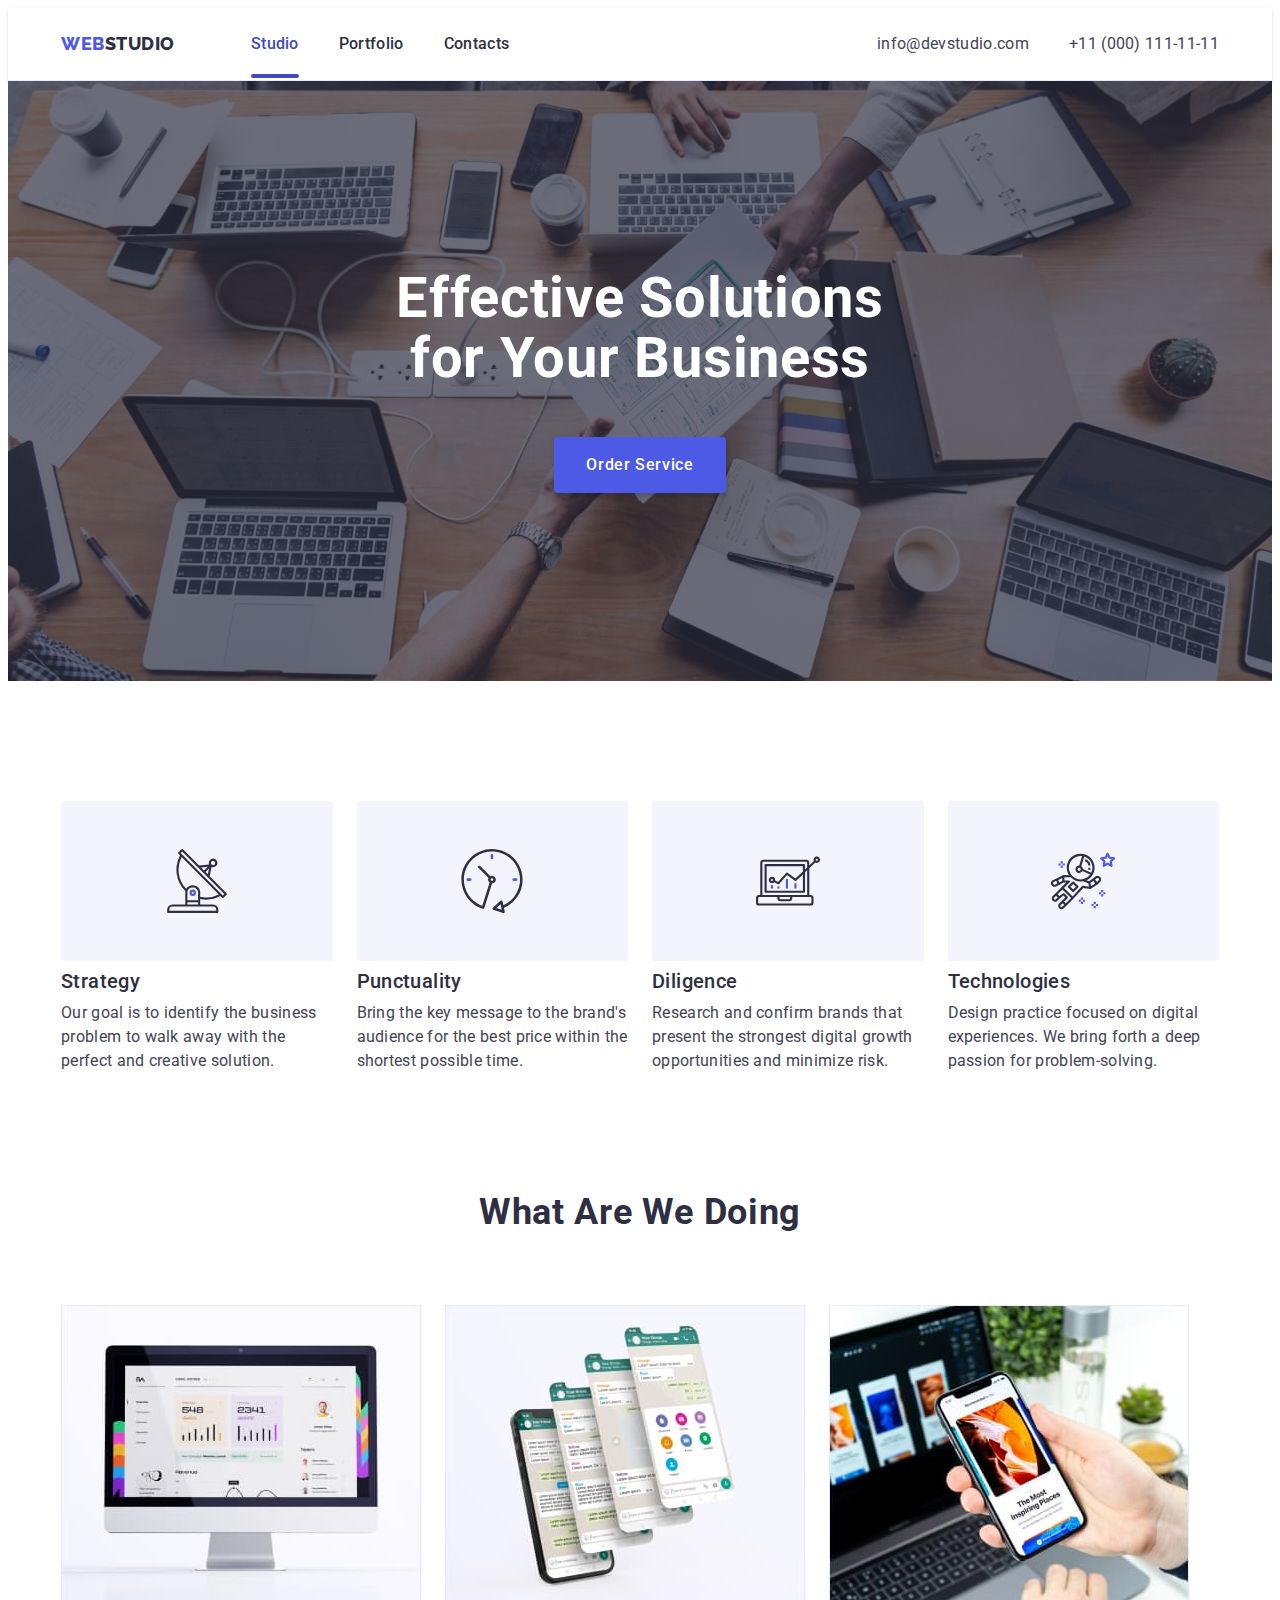
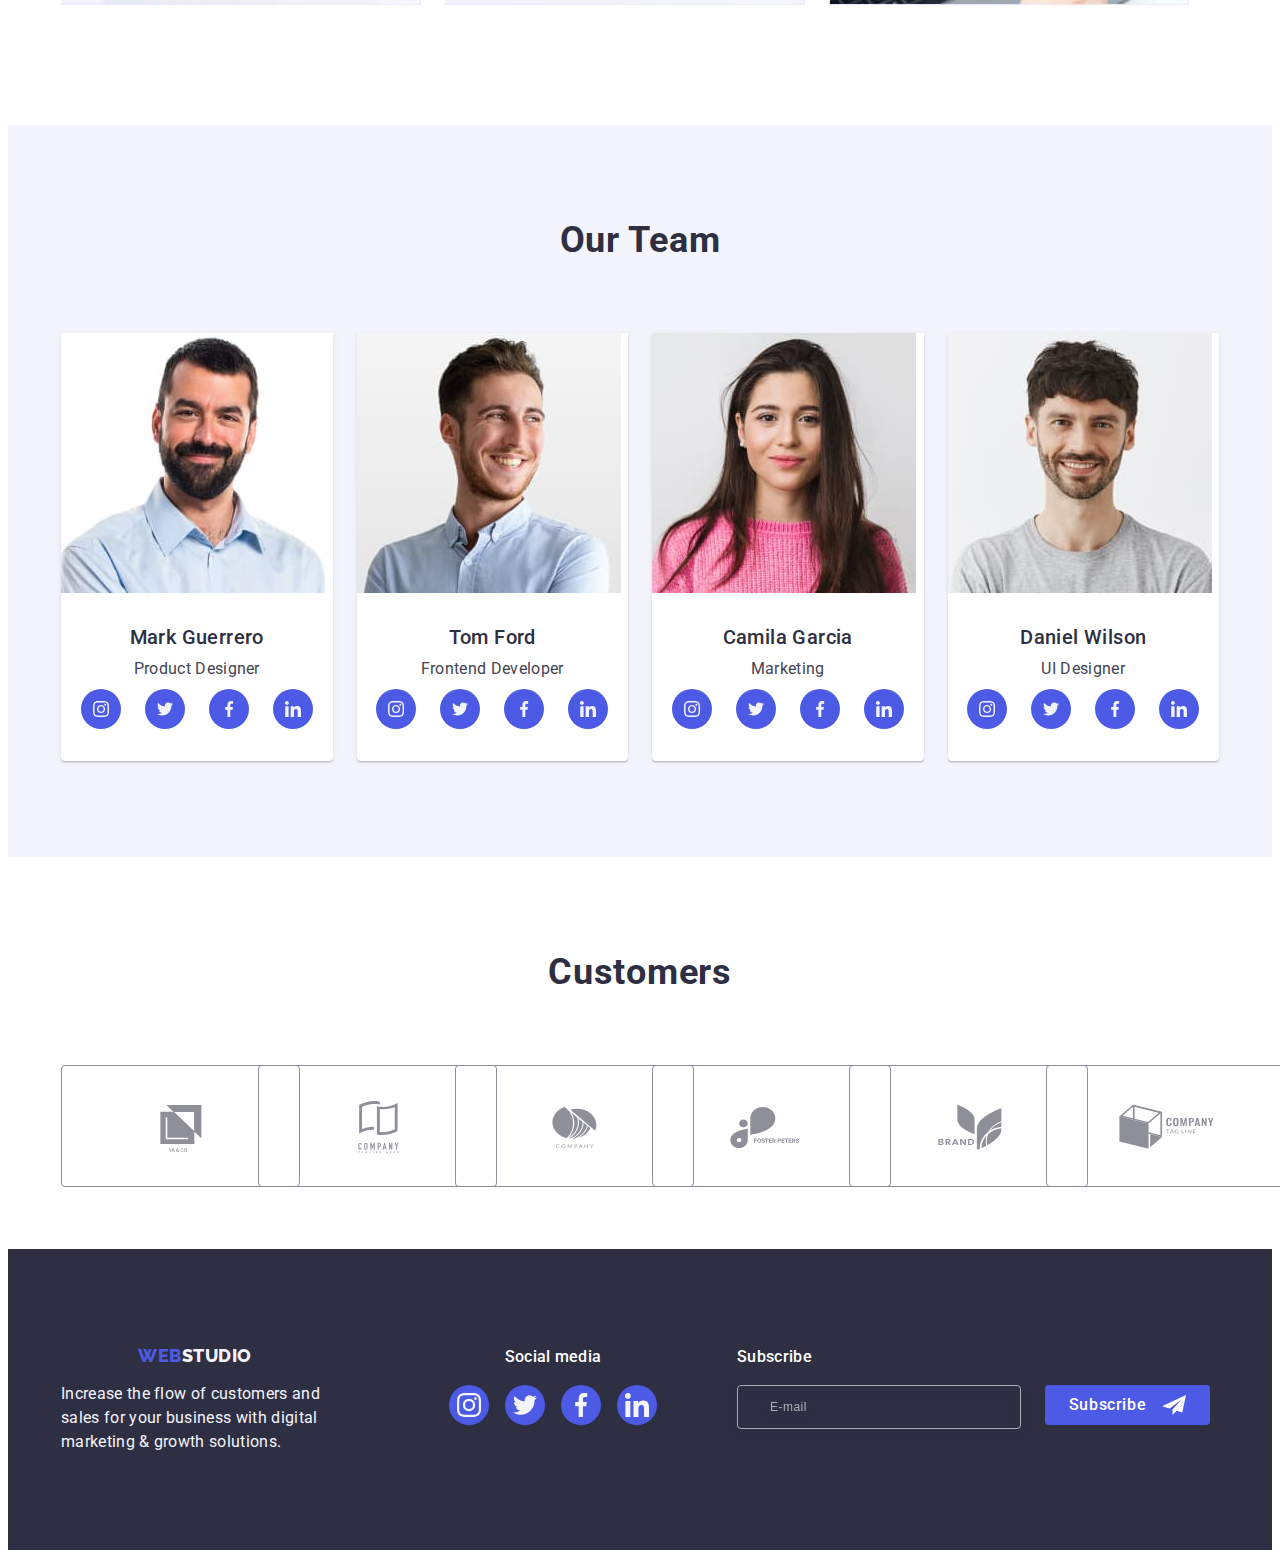
<file: index.html>
<!DOCTYPE html>
<html lang="en">
  <head>
    <meta charset="UTF-8" />
    <meta name="viewport" content="width=device-width, initial-scale=1.0" />
    <link rel="preconnect" href="https://fonts.googleapis.com" />
    <link rel="preconnect" href="https://fonts.gstatic.com" crossorigin />
    <link
      href="https://fonts.googleapis.com/css2?family=Raleway:wght@800&family=Roboto:wght@400;500;700;900&display=swap"
      rel="stylesheet"
    />
    <link
      rel="stylesheet"
      href="https://cdnjs.cloudflare.com/ajax/libs/modern-normalize/2.0.0/modern-normalize.min.css"
      integrity="sha512-4xo8blKMVCiXpTaLzQSLSw3KFOVPWhm/TRtuPVc4WG6kUgjH6J03IBuG7JZPkcWMxJ5huwaBpOpnwYElP/m6wg=="
      crossorigin="anonymous"
      referrerpolicy="no-referrer"
    />
    <link rel="stylesheet" href="./css/main.css" />
    <title>Web Studio</title>
  </head>
  <body>
    <header class="header">
      <div class="container header-container">
        <nav class="header-navigation">
          <a href="./index.html" class="header-logo link"
            >Web<span class="logo-header">Studio</span></a
          >
          <ul class="list header-list">
            <li>
              <a href="./index.html" class="nav-link current link">Studio</a>
            </li>
            <li>
              <a href="./portfolio.html" class="nav-link link">Portfolio</a>
            </li>
            <li><a href="" class="nav-link link">Contacts</a></li>
          </ul>
          <button type="button" class="mob-menu-open js-open-menu">
            <svg width="33" height="22" class="nav-icon">
              <use href="./images/icons.svg#icon-menu-hamburger"></use>
            </svg>
          </button>
        </nav>
        <address class="contacts">
          <ul class="list header-list address-list">
            <li>
              <a href="mailto:info@devstudio.com" class="contacts-item link"
                >info@devstudio.com</a
              >
            </li>
            <li>
              <a href="tel:+110001111111" class="contacts-item link"
                >+11 (000) 111-11-11</a
              >
            </li>
          </ul>
        </address>
      </div>
      <div class="mob-menu js-menu-container">
        <div class="nav-container">
          <button type="button" class="mob-menu-close js-close-menu">
            <svg width="8" height="8" class="modal-icon">
              <use href="./images/icons.svg#icon-close-black"></use>
            </svg>
          </button>
          <ul class="list mob-nav-list">
            <li>
              <a href="./index.html" class="mob-nav-link mob-current link"
                >Studio</a
              >
            </li>
            <li>
              <a href="./portfolio.html" class="mob-nav-link link">Portfolio</a>
            </li>
            <li><a href="" class="mob-nav-link link">Contacts</a></li>
          </ul>
        </div>
        <div class="nav-container">
          <address class="mob-address">
            <ul class="list mob-contacts-list">
              <li>
                <a href="tel:+110001111111" class="mob-tel link"
                  >+11 (000) 111-11-11</a
                >
              </li>
              <li>
                <a href="mailto:info@devstudio.com" class="mob-email link"
                  >info@devstudio.com</a
                >
              </li>
            </ul>
          </address>
          <ul class="list mob-social-list">
            <li class="mob-social-item">
              <a href="@" class="mob-social-link">
                <svg width="24" height="24" class="mob-icon">
                  <use href="./images/icons.svg#icon-instagram"></use>
                </svg>
              </a>
            </li>
            <li class="mob-social-item">
              <a href="@" class="mob-social-link">
                <svg width="24" height="24" class="mob-icon">
                  <use href="./images/icons.svg#icon-twitter"></use>
                </svg>
              </a>
            </li>
            <li class="mob-social-item">
              <a href="@" class="mob-social-link">
                <svg width="24" height="24" class="mob-icon">
                  <use href="./images/icons.svg#icon-facebook"></use>
                </svg>
              </a>
            </li>
            <li class="mob-social-item">
              <a href="@" class="mob-social-link">
                <svg width="24" height="24" class="mob-icon">
                  <use href="./images/icons.svg#icon-linkedin"></use>
                </svg>
              </a>
            </li>
          </ul>
        </div>
      </div>
    </header>
    <main>
      <section class="hero-section">
        <div class="container hero-container">
          <h1 class="hero-title">Effective Solutions for Your Business</h1>
          <button type="button" class="hero-button" data-modal-open>
            Order Service
          </button>
        </div>
      </section>
      <section class="strategy">
        <div class="container strategy-container">
          <h2 class="visually-hidden">Features</h2>
          <ul class="list strategy-list">
            <li class="strategy-list-item">
              <div class="strategy-icon">
                <svg width="64" height="64">
                  <use href="./images/icons.svg#icon-antenna"></use>
                </svg>
              </div>
              <h3 class="strategy-title">Strategy</h3>
              <p class="strategy-text">
                Our goal is to identify the business problem to walk away with
                the perfect and creative solution.
              </p>
            </li>
            <li class="strategy-list-item">
              <div class="strategy-icon">
                <svg width="64" height="64">
                  <use href="./images/icons.svg#icon-clock"></use>
                </svg>
              </div>
              <h3 class="strategy-title">Punctuality</h3>
              <p class="strategy-text">
                Bring the key message to the brand's audience for the best price
                within the shortest possible time.
              </p>
            </li>
            <li class="strategy-list-item">
              <div class="strategy-icon">
                <svg width="64" height="64">
                  <use href="./images/icons.svg#icon-diagram"></use>
                </svg>
              </div>
              <h3 class="strategy-title">Diligence</h3>
              <p class="strategy-text">
                Research and confirm brands that present the strongest digital
                growth opportunities and minimize risk.
              </p>
            </li>
            <li class="strategy-list-item">
              <div class="strategy-icon">
                <svg width="64" height="64">
                  <use href="./images/icons.svg#icon-astronaut"></use>
                </svg>
              </div>
              <h3 class="strategy-title">Technologies</h3>
              <p class="strategy-text">
                Design practice focused on digital experiences. We bring forth a
                deep passion for problem-solving.
              </p>
            </li>
          </ul>
        </div>
      </section>
      <section class="foto-section">
        <div class="container foto-container">
          <h2 class="title-foto-section">What are we doing</h2>
          <ul class="list foto-list">
            <li class="foto-list-item">
              <img
                srcset="
                  ./images/rectangle-1.jpg       1x,
                  ./images/2x/rectangle-1-2x.jpg 2x
                "
                src="./images/rectangle-1.jpg"
                alt="And mac on a white background"
                width="360"
                height="300"
              />
            </li>
            <li class="foto-list-item">
              <img
                srcset="
                  ./images/rectangle-2.jpg       1x,
                  ./images/2x/rectangle-2-2x.jpg 2x
                "
                src="./images/rectangle-2.jpg"
                alt="WhatsApp is open on iPhone"
                width="360"
                height="300"
              />
            </li>
            <li class="foto-list-item">
              <img
                srcset="
                  ./images/rectangle-3.jpg       1x,
                  ./images/2x/rectangle-3-2x.jpg 2x
                "
                src="./images/rectangle-3.jpg"
                alt="iPhone in the background of a MacBook"
                width="360"
                height="300"
              />
            </li>
          </ul>
        </div>
      </section>
      <section class="team-section">
        <div class="container team-container">
          <h2 class="team-section-title">Our team</h2>
          <ul class="team-list list">
            <li class="team-list-item">
              <img
                srcset="
                  ./images/team-img-1.jpg       1x,
                  ./images/2x/team-img-1-2x.jpg 2x
                "
                src="./images/team-img-1.jpg"
                alt="Mark photo"
                width="264"
                height="260"
              />
              <div class="team-info">
                <h3 class="team-section-subtitle">Mark Guerrero</h3>
                <p class="team-section-text">Product Designer</p>
                <ul class="list team-social-list">
                  <li class="social-list-item">
                    <a href="@" class="social-list-link">
                      <svg width="16" height="16" class="svg-icon">
                        <use href="./images/icons.svg#icon-instagram"></use>
                      </svg>
                    </a>
                  </li>
                  <li class="social-list-item">
                    <a href="@" class="social-list-link">
                      <svg width="16" height="16" class="svg-icon">
                        <use href="./images/icons.svg#icon-twitter"></use>
                      </svg>
                    </a>
                  </li>
                  <li class="social-list-item">
                    <a href="@" class="social-list-link">
                      <svg width="16" height="16" class="svg-icon">
                        <use href="./images/icons.svg#icon-facebook"></use>
                      </svg>
                    </a>
                  </li>
                  <li class="social-list-item">
                    <a href="@" class="social-list-link">
                      <svg width="16" height="16" class="svg-icon">
                        <use href="./images/icons.svg#icon-linkedin"></use>
                      </svg>
                    </a>
                  </li>
                </ul>
              </div>
            </li>
            <li class="team-list-item">
              <img
                srcset="
                  ./images/team-img-2.jpg       1x,
                  ./images/2x/team-img-2-2x.jpg 2x
                "
                src="./images/team-img-2.jpg"
                alt="Tom photo"
                width="264"
                height="260"
              />
              <div class="team-info">
                <h3 class="team-section-subtitle">Tom Ford</h3>
                <p class="team-section-text">Frontend Developer</p>
                <ul class="list team-social-list">
                  <li class="social-list-item">
                    <a href="@" class="social-list-link">
                      <svg width="16" height="16" class="svg-icon">
                        <use href="./images/icons.svg#icon-instagram"></use>
                      </svg>
                    </a>
                  </li>
                  <li class="social-list-item">
                    <a href="@" class="social-list-link">
                      <svg width="16" height="16" class="svg-icon">
                        <use href="./images/icons.svg#icon-twitter"></use>
                      </svg>
                    </a>
                  </li>
                  <li class="social-list-item">
                    <a href="@" class="social-list-link">
                      <svg width="16" height="16" class="svg-icon">
                        <use href="./images/icons.svg#icon-facebook"></use>
                      </svg>
                    </a>
                  </li>
                  <li class="social-list-item">
                    <a href="@" class="social-list-link">
                      <svg width="16" height="16" class="svg-icon">
                        <use href="./images/icons.svg#icon-linkedin"></use>
                      </svg>
                    </a>
                  </li>
                </ul>
              </div>
            </li>
            <li class="team-list-item">
              <img
                srcset="
                  ./images/team-img-3.jpg       1x,
                  ./images/2x/team-img-3-2x.jpg 2x
                "
                src="./images/team-img-3.jpg"
                alt="Camila photo"
                width="264"
                height="260"
              />
              <div class="team-info">
                <h3 class="team-section-subtitle">Camila Garcia</h3>
                <p class="team-section-text">Marketing</p>
                <ul class="list team-social-list">
                  <li class="social-list-item">
                    <a href="@" class="social-list-link">
                      <svg width="16" height="16" class="svg-icon">
                        <use href="./images/icons.svg#icon-instagram"></use>
                      </svg>
                    </a>
                  </li>
                  <li class="social-list-item">
                    <a href="@" class="social-list-link">
                      <svg width="16" height="16" class="svg-icon">
                        <use href="./images/icons.svg#icon-twitter"></use>
                      </svg>
                    </a>
                  </li>
                  <li class="social-list-item">
                    <a href="@" class="social-list-link">
                      <svg width="16" height="16" class="svg-icon">
                        <use href="./images/icons.svg#icon-facebook"></use>
                      </svg>
                    </a>
                  </li>
                  <li class="social-list-item">
                    <a href="@" class="social-list-link">
                      <svg width="16" height="16" class="svg-icon">
                        <use href="./images/icons.svg#icon-linkedin"></use>
                      </svg>
                    </a>
                  </li>
                </ul>
              </div>
            </li>
            <li class="team-list-item">
              <img
                srcset="
                  ./images/team-img-4.jpg       1x,
                  ./images/2x/team-img-4-2x.jpg 2x
                "
                src="./images/team-img-4.jpg"
                alt="Daniel photo"
                width="264"
                height="260"
              />
              <div class="team-info">
                <h3 class="team-section-subtitle">Daniel Wilson</h3>
                <p class="team-section-text">UI Designer</p>
                <ul class="list team-social-list">
                  <li class="social-list-item">
                    <a href="@" class="social-list-link">
                      <svg width="16" height="16" class="svg-icon">
                        <use href="./images/icons.svg#icon-instagram"></use>
                      </svg>
                    </a>
                  </li>
                  <li class="social-list-item">
                    <a href="@" class="social-list-link">
                      <svg width="16" height="16" class="svg-icon">
                        <use href="./images/icons.svg#icon-twitter"></use>
                      </svg>
                    </a>
                  </li>
                  <li class="social-list-item">
                    <a href="@" class="social-list-link">
                      <svg width="16" height="16" class="svg-icon">
                        <use href="./images/icons.svg#icon-facebook"></use>
                      </svg>
                    </a>
                  </li>
                  <li class="social-list-item">
                    <a href="@" class="social-list-link">
                      <svg width="16" height="16" class="svg-icon">
                        <use href="./images/icons.svg#icon-linkedin"></use>
                      </svg>
                    </a>
                  </li>
                </ul>
              </div>
            </li>
          </ul>
        </div>
      </section>
      <section class="section-customers">
        <div class="container customers-container">
          <h2 class="customers-title">Customers</h2>
          <ul class="list customers-list">
            <li class="customers-list-item">
              <a href="@" class="customers-link">
                <svg width="104" height="56" class="customers-icon">
                  <use href="./images/icons.svg#icon-logo-ya-co"></use>
                </svg>
              </a>
            </li>
            <li class="customers-list-item">
              <a href="@" class="customers-link">
                <svg width="104" height="56" class="customers-icon">
                  <use href="./images/icons.svg#icon-logo-taglin-here"></use>
                </svg>
              </a>
            </li>
            <li class="customers-list-item">
              <a href="@" class="customers-link">
                <svg width="104" height="56" class="customers-icon">
                  <use href="./images/icons.svg#icon-logo-company"></use>
                </svg>
              </a>
            </li>
            <li class="customers-list-item">
              <a href="@" class="customers-link">
                <svg width="104" height="56" class="customers-icon">
                  <use href="./images/icons.svg#icon-logo-foster-peters"></use>
                </svg>
              </a>
            </li>
            <li class="customers-list-item">
              <a href="@" class="customers-link">
                <svg width="104" height="56" class="customers-icon">
                  <use href="./images/icons.svg#icon-logo-brand"></use>
                </svg>
              </a>
            </li>
            <li class="customers-list-item">
              <a href="@" class="customers-link">
                <svg width="104" height="56" class="customers-icon">
                  <use href="./images/icons.svg#icon-logo-tag-line"></use>
                </svg>
              </a>
            </li>
          </ul>
        </div>
      </section>
    </main>
    <footer class="footer">
      <div class="container footer-container">
        <div class="footer-text-container">
          <a href="./index.html" class="footer-logo link"
            >Web<span class="logo-white">Studio</span></a
          >
          <p class="footer-text">
            Increase the flow of customers and sales for your business with
            digital marketing & growth solutions.
          </p>
        </div>
        <div class="social-container">
          <p class="social-title">Social media</p>
          <ul class="list social-list">
            <li class="footer-social-item">
              <a href="@" class="social-link">
                <svg width="24" height="24" class="footer-icon">
                  <use href="./images/icons.svg#icon-instagram"></use>
                </svg>
              </a>
            </li>
            <li class="footer-social-item">
              <a href="@" class="social-link">
                <svg width="24" height="24" class="footer-icon">
                  <use href="./images/icons.svg#icon-twitter"></use>
                </svg>
              </a>
            </li>
            <li class="footer-social-item">
              <a href="@" class="social-link">
                <svg width="24" height="24" class="footer-icon">
                  <use href="./images/icons.svg#icon-facebook"></use>
                </svg>
              </a>
            </li>
            <li class="footer-social-item">
              <a href="@" class="social-link">
                <svg width="24" height="24" class="footer-icon">
                  <use href="./images/icons.svg#icon-linkedin"></use>
                </svg>
              </a>
            </li>
          </ul>
        </div>
        <div class="subscribe-container">
          <p class="subscribe-title">Subscribe</p>
          <form class="footer-form">
            <label class="footer-label">
              <input
                type="email"
                name="email-input"
                class="email-input"
                placeholder="E-mail"
              />
            </label>
            <button type="submit" class="subscribe-btn">
              Subscribe
              <svg width="24" height="24" class="subscribe-icon">
                <use href="./images/icons.svg#icon-telegram"></use>
              </svg>
            </button>
          </form>
        </div>
      </div>
    </footer>
    <div class="overlay is-hidden" data-modal>
      <div class="modal">
        <button type="button" class="modal-close-btn" data-modal-close>
          <svg width="8" height="8" class="modal-icon">
            <use href="./images/icons.svg#icon-close-black"></use>
          </svg>
        </button>
        <p class="modal-title">Leave your contacts and we will call you back</p>
        <form class="modal-form">
          <div class="modal-field">
            <label class="modal-label" for="user-name">Name</label>
            <div class="modal-warp">
              <input
                type="text"
                class="modal-input"
                name="user-name"
                id="user-name"
              />
              <svg class="modal-input-icon" width="18" height="24">
                <use href="./images/icons.svg#icon-modal-name"></use>
              </svg>
            </div>
          </div>

          <div class="modal-field">
            <label class="modal-label" for="user-phone">Phone</label>
            <div class="modal-warp">
              <input
                type="tel"
                class="modal-input"
                name="user-phone"
                id="user-phone"
              />
              <svg class="modal-input-icon" width="18" height="24">
                <use href="./images/icons.svg#icon-modal-tel"></use>
              </svg>
            </div>
          </div>

          <div class="modal-field">
            <label class="modal-label" for="user-email">Email</label>
            <div class="modal-warp">
              <input
                type="email"
                class="modal-input"
                name="user-email"
                id="user-email"
              />
              <svg class="modal-input-icon" width="18" height="24">
                <use href="./images/icons.svg#icon-modal-email"></use>
              </svg>
            </div>
          </div>

          <div class="modal-field textarea-field">
            <label class="modal-label" for="user-comment">Comment</label>
            <textarea
              name="user-comment"
              id="user-comment"
              class="modal-textarea"
              placeholder="Text input"
            ></textarea>
          </div>
          <div class="modal-field modal-field-check">
            <input
              type="checkbox"
              name="user-privacy"
              id="user-privacy"
              class="modal-check visually-hidden"
              value="true"
            />
            <label class="modal-label check-text" for="user-privacy">
              <span class="checkbox-span">
                <svg class="check-icon" width="10" height="8">
                  <use href="./images/icons.svg#icon-check"></use>
                </svg>
              </span>
              I accept the terms and conditions of the
              <a href="@" class="privacy-link">Privacy Policy</a></label
            >
          </div>
          <button type="submit" class="modal-btn">Send</button>
        </form>
      </div>
    </div>
    <script src="./js/modal.js"></script>
    <!-- <script src="./js/menu.js"></script> -->
    <script src="./js/mobile-menu.js"></script>
  </body>
</html>
</file>
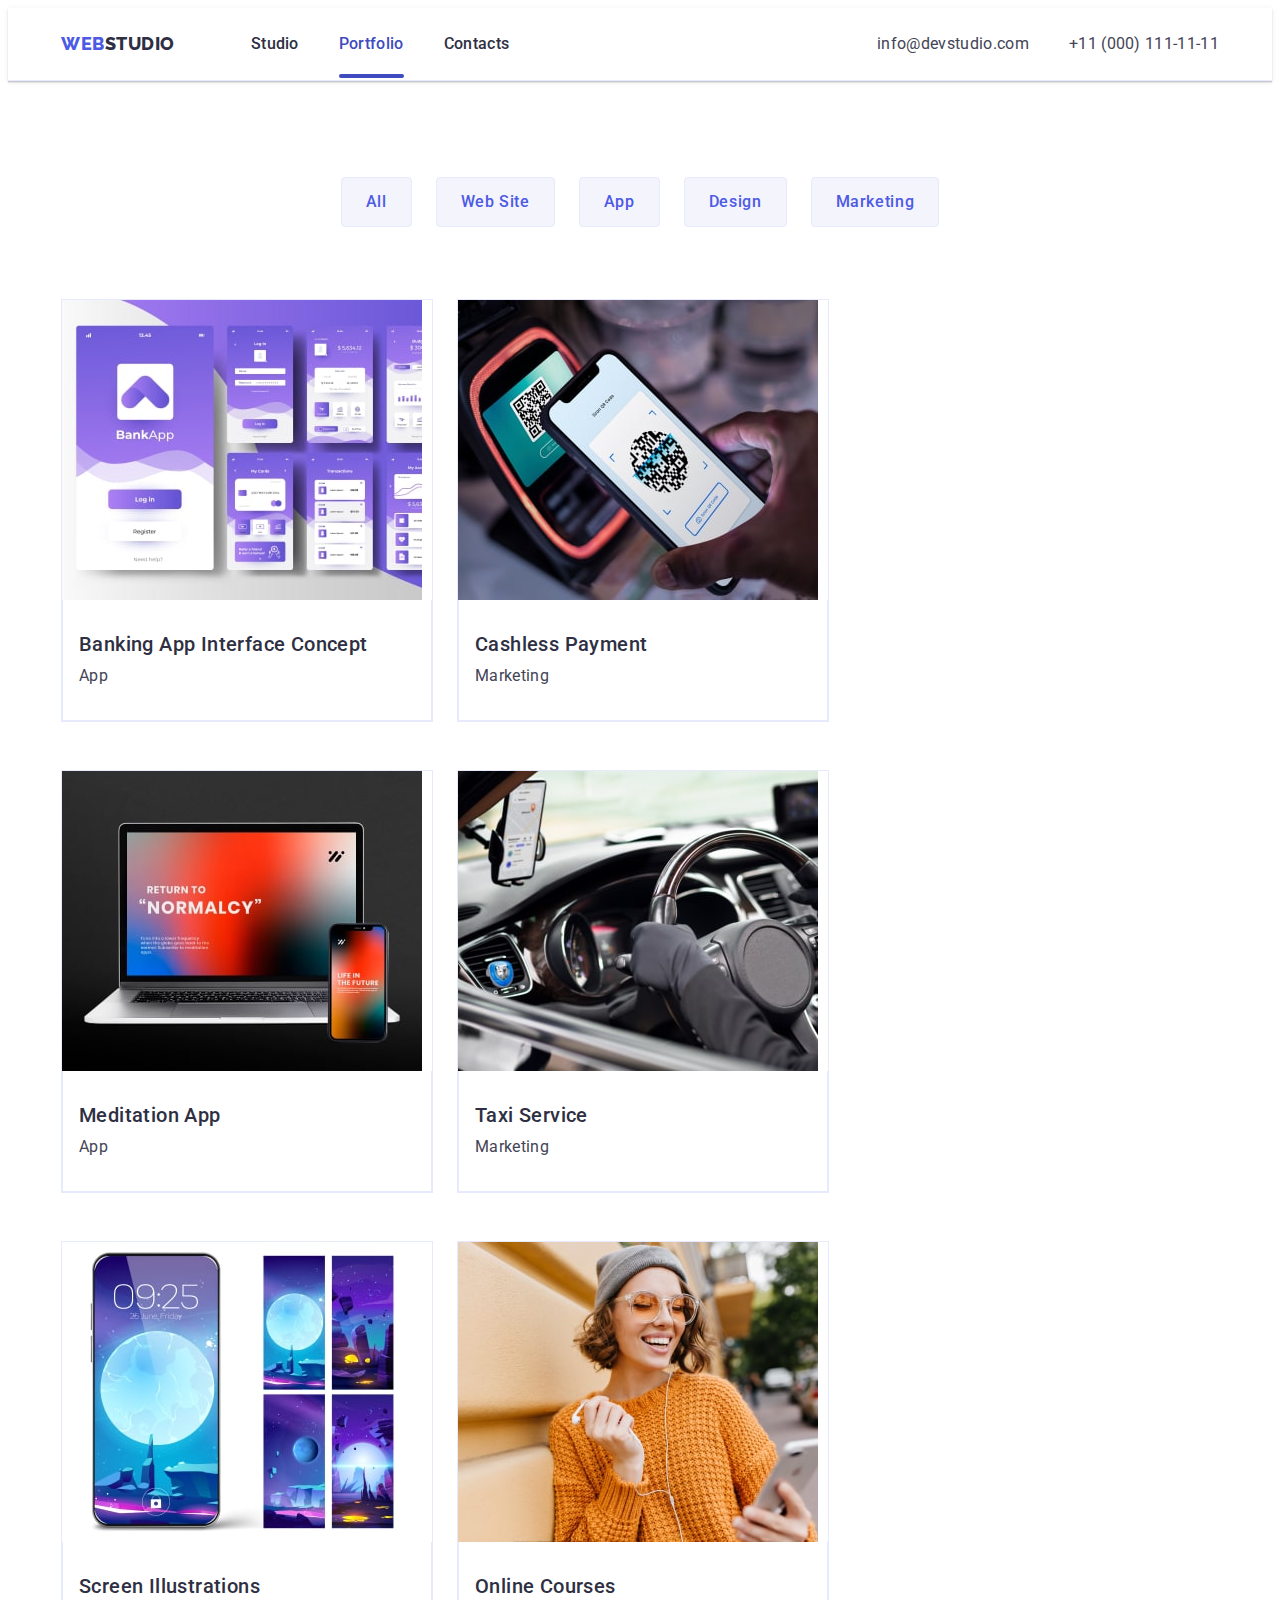
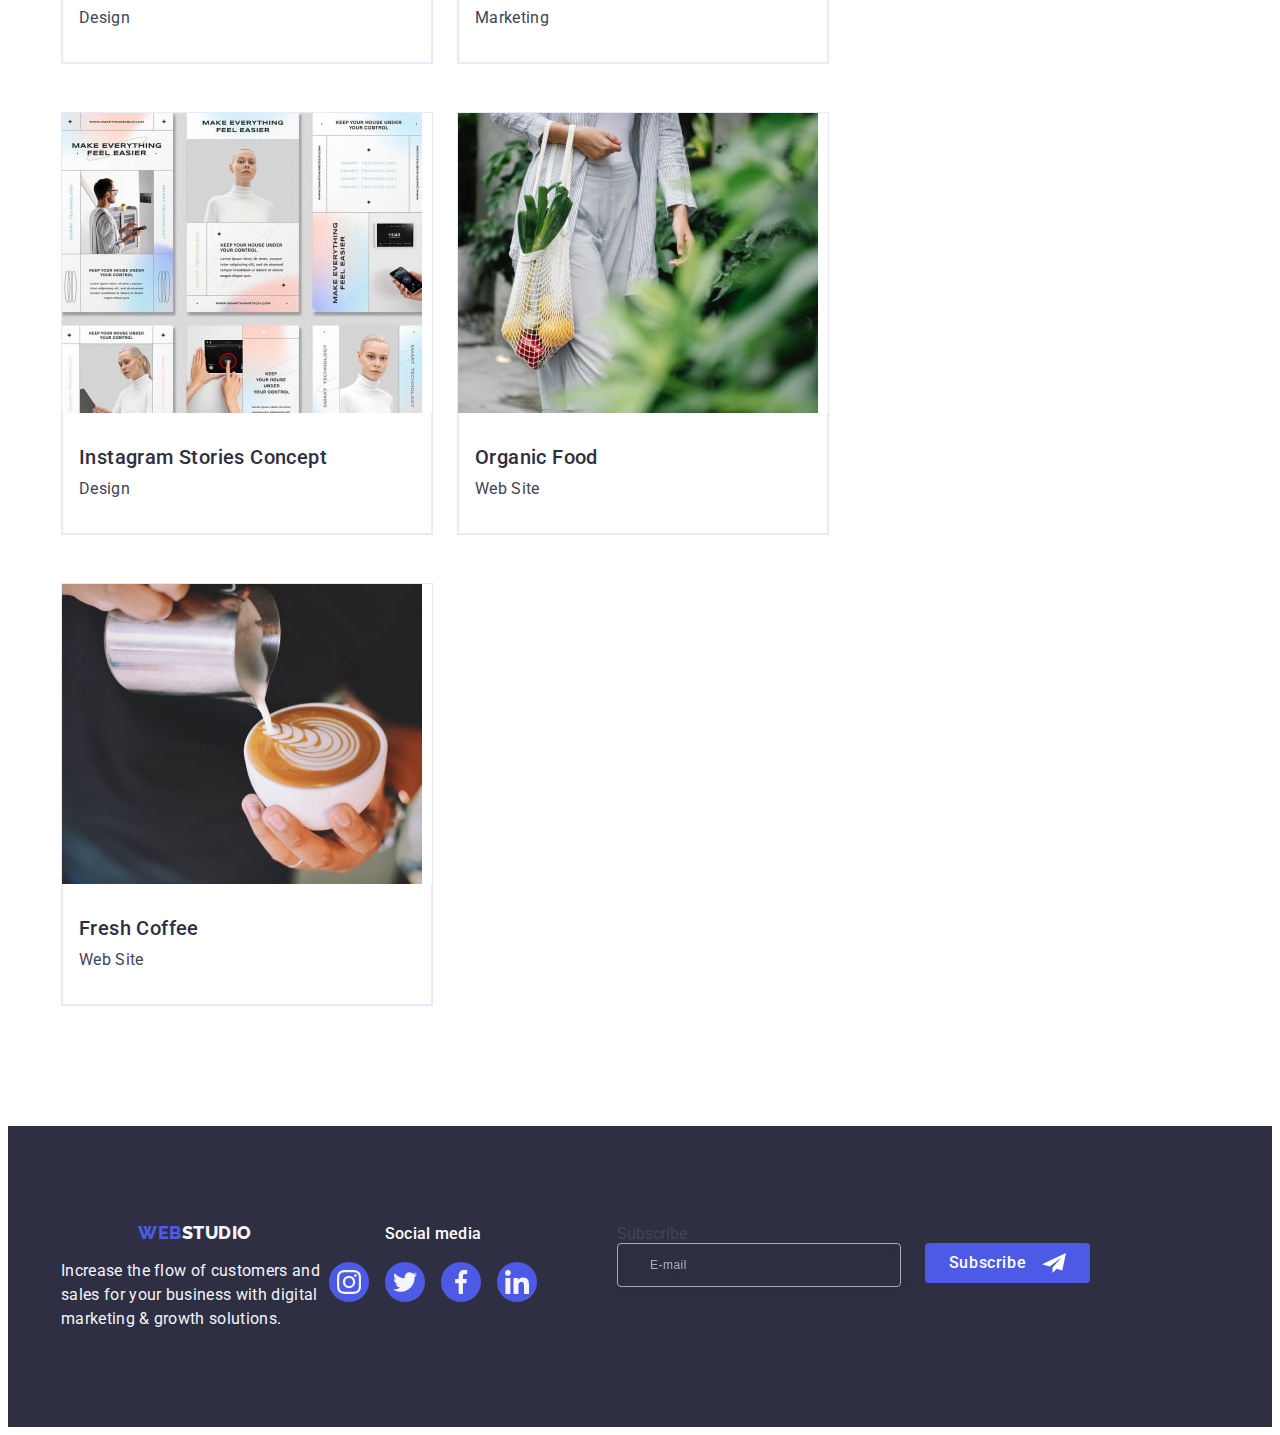
<file: portfolio.html>
<!DOCTYPE html>
<html lang="en">
  <head>
    <meta charset="UTF-8" />
    <meta name="viewport" content="width=device-width, initial-scale=1.0" />
    <link rel="preconnect" href="https://fonts.googleapis.com" />
    <link rel="preconnect" href="https://fonts.gstatic.com" crossorigin />
    <link
      href="https://fonts.googleapis.com/css2?family=Raleway:wght@800&family=Roboto:wght@400;500;700;900&display=swap"
      rel="stylesheet"
    />
    <link
      rel="stylesheet"
      href="https://cdnjs.cloudflare.com/ajax/libs/modern-normalize/2.0.0/modern-normalize.min.css"
      integrity="sha512-4xo8blKMVCiXpTaLzQSLSw3KFOVPWhm/TRtuPVc4WG6kUgjH6J03IBuG7JZPkcWMxJ5huwaBpOpnwYElP/m6wg=="
      crossorigin="anonymous"
      referrerpolicy="no-referrer"
    />
    <link rel="stylesheet" href="./css/main.css" />
    <title>Portfolio</title>
  </head>
  <body>
    <header class="header">
      <div class="container header-container">
        <nav class="header-navigation">
          <a href="./index.html" class="header-logo link"
            >Web<span class="logo-header">Studio</span></a
          >
          <ul class="list header-list">
            <li><a href="./index.html" class="nav-link link">Studio</a></li>
            <li>
              <a href="./portfolio.html" class="nav-link current link"
                >Portfolio</a
              >
            </li>
            <li><a href="" class="nav-link link">Contacts</a></li>
          </ul>
        </nav>
        <address class="contacts">
          <ul class="list header-list">
            <li>
              <a href="mailto:info@devstudio.com" class="contacts-item link"
                >info@devstudio.com</a
              >
            </li>
            <li>
              <a href="tel:+110001111111" class="contacts-item link"
                >+11 (000) 111-11-11</a
              >
            </li>
          </ul>
        </address>
      </div>
    </header>
    <main>
      <section class="project-section">
        <div class="container">
          <h1 class="visually-hidden">Projects</h1>
          <ul class="list button-list">
            <li><button type="button" class="button">All</button></li>
            <li><button type="button" class="button">Web Site</button></li>
            <li><button type="button" class="button">App</button></li>
            <li><button type="button" class="button">Design</button></li>
            <li><button type="button" class="button">Marketing</button></li>
          </ul>
          <ul class="project-list list">
            <li class="project-list-item">
              <a href="" class="link link-project">
                <div class="box-images">
                  <img
                    src="./images/project-card1.jpg"
                    alt="Banking App Interface in purple and white colors"
                    width="360"
                    height="300"
                  />
                  <p class="box-images-text">
                    14 Stylish and User-Friendly App Design Concepts · Task
                    Manager App · Calorie Tracker App · Exotic Fruit Ecommerce
                    App · Cloud Storage App
                  </p>
                </div>
                <div class="project-info">
                  <h2 class="project-list-title">
                    Banking App Interface Concept
                  </h2>
                  <p class="project-list-text">App</p>
                </div>
              </a>
            </li>
            <li class="project-list-item">
              <a href="" class="link link-project">
                <div class="box-images">
                  <img
                    src="./images/project-card2.jpg"
                    alt="Banking App Interface in purple and white colors"
                    width="360"
                    height="300"
                  />
                  <p class="box-images-text">
                    14 Stylish and User-Friendly App Design Concepts · Task
                    Manager App · Calorie Tracker App · Exotic Fruit Ecommerce
                    App · Cloud Storage App
                  </p>
                </div>
                <div class="project-info">
                  <h2 class="project-list-title">Cashless Payment</h2>
                  <p class="project-list-text">Marketing</p>
                </div>
              </a>
            </li>
            <li class="project-list-item">
              <a href="" class="link link-project">
                <div class="box-images">
                  <img
                    src="./images/project-card3.jpg"
                    alt="Banking App Interface in purple and white colors"
                    width="360"
                    height="300"
                  />
                  <p class="box-images-text">
                    14 Stylish and User-Friendly App Design Concepts · Task
                    Manager App · Calorie Tracker App · Exotic Fruit Ecommerce
                    App · Cloud Storage App
                  </p>
                </div>
                <div class="project-info">
                  <h2 class="project-list-title">Meditation App</h2>
                  <p class="project-list-text">App</p>
                </div>
              </a>
            </li>
            <li class="project-list-item">
              <a href="" class="link link-project">
                <div class="box-images">
                  <img
                    src="./images/project-card4.jpg"
                    alt="Banking App Interface in purple and white colors"
                    width="360"
                    height="300"
                  />
                  <p class="box-images-text">
                    14 Stylish and User-Friendly App Design Concepts · Task
                    Manager App · Calorie Tracker App · Exotic Fruit Ecommerce
                    App · Cloud Storage App
                  </p>
                </div>
                <div class="project-info">
                  <h2 class="project-list-title">Taxi Service</h2>
                  <p class="project-list-text">Marketing</p>
                </div>
              </a>
            </li>
            <li class="project-list-item">
              <a href="" class="link link-project">
                <div class="box-images">
                  <img
                    src="./images/project-card5.jpg"
                    alt="Banking App Interface in purple and white colors"
                    width="360"
                    height="300"
                  />
                  <p class="box-images-text">
                    14 Stylish and User-Friendly App Design Concepts · Task
                    Manager App · Calorie Tracker App · Exotic Fruit Ecommerce
                    App · Cloud Storage App
                  </p>
                </div>
                <div class="project-info">
                  <h2 class="project-list-title">Screen Illustrations</h2>
                  <p class="project-list-text">Design</p>
                </div>
              </a>
            </li>
            <li class="project-list-item">
              <a href="" class="link link-project">
                <div class="box-images">
                  <img
                    src="./images/project-card6.jpg"
                    alt="Banking App Interface in purple and white colors"
                    width="360"
                    height="300"
                  />
                  <p class="box-images-text">
                    14 Stylish and User-Friendly App Design Concepts · Task
                    Manager App · Calorie Tracker App · Exotic Fruit Ecommerce
                    App · Cloud Storage App
                  </p>
                </div>
                <div class="project-info">
                  <h2 class="project-list-title">Online Courses</h2>
                  <p class="project-list-text">Marketing</p>
                </div>
              </a>
            </li>
            <li class="project-list-item">
              <a href="" class="link link-project">
                <div class="box-images">
                  <img
                    src="./images/project-card7.jpg"
                    alt="Banking App Interface in purple and white colors"
                    width="360"
                    height="300"
                  />
                  <p class="box-images-text">
                    14 Stylish and User-Friendly App Design Concepts · Task
                    Manager App · Calorie Tracker App · Exotic Fruit Ecommerce
                    App · Cloud Storage App
                  </p>
                </div>
                <div class="project-info">
                  <h2 class="project-list-title">Instagram Stories Concept</h2>
                  <p class="project-list-text">Design</p>
                </div>
              </a>
            </li>
            <li class="project-list-item">
              <a href="" class="link link-project">
                <div class="box-images">
                  <img
                    src="./images/project-card8.jpg"
                    alt="Banking App Interface in purple and white colors"
                    width="360"
                    height="300"
                  />
                  <p class="box-images-text">
                    14 Stylish and User-Friendly App Design Concepts · Task
                    Manager App · Calorie Tracker App · Exotic Fruit Ecommerce
                    App · Cloud Storage App
                  </p>
                </div>
                <div class="project-info">
                  <h2 class="project-list-title">Organic Food</h2>
                  <p class="project-list-text">Web Site</p>
                </div>
              </a>
            </li>
            <li class="project-list-item">
              <a href="" class="link link-project">
                <div class="box-images">
                  <img
                    src="./images/project-card9.jpg"
                    alt="Banking App Interface in purple and white colors"
                    width="360"
                    height="300"
                  />
                  <p class="box-images-text">
                    14 Stylish and User-Friendly App Design Concepts · Task
                    Manager App · Calorie Tracker App · Exotic Fruit Ecommerce
                    App · Cloud Storage App
                  </p>
                </div>
                <div class="project-info">
                  <h2 class="project-list-title">Fresh Coffee</h2>
                  <p class="project-list-text">Web Site</p>
                </div>
              </a>
            </li>
          </ul>
        </div>
      </section>
    </main>
    <footer class="footer">
      <div class="container footer-container">
        <div class="footer-text">
          <a href="./index.html" class="footer-logo link"
            >Web<span class="logo-white">Studio</span></a
          >
          <p class="footer-text">
            Increase the flow of customers and sales for your business with
            digital marketing & growth solutions.
          </p>
        </div>
        <div class="social-container">
          <p class="social-title">Social media</p>
          <ul class="list social-list">
            <li class="footer-social-item">
              <a href="@" class="social-link">
                <svg width="24" height="24" class="footer-icon">
                  <use href="./images/icons.svg#icon-instagram"></use>
                </svg>
              </a>
            </li>
            <li class="footer-social-item">
              <a href="@" class="social-link">
                <svg width="24" height="24" class="footer-icon">
                  <use href="./images/icons.svg#icon-twitter"></use>
                </svg>
              </a>
            </li>
            <li class="footer-social-item">
              <a href="@" class="social-link">
                <svg width="24" height="24" class="footer-icon">
                  <use href="./images/icons.svg#icon-facebook"></use>
                </svg>
              </a>
            </li>
            <li class="footer-social-item">
              <a href="@" class="social-link">
                <svg width="24" height="24" class="footer-icon">
                  <use href="./images/icons.svg#icon-linkedin"></use>
                </svg>
              </a>
            </li>
          </ul>
        </div>
        <div class="subscribe-container">
          <p class="subscribe-text">Subscribe</p>
          <form class="footer-form">
            <label class="footer-label">
              <input
                type="email"
                name="email-input"
                class="email-input"
                placeholder="E-mail"
              />
            </label>
            <button type="submit" class="subscribe-btn">
              Subscribe
              <svg width="24" height="24" class="subscribe-icon">
                <use href="./images/icons.svg#icon-telegram"></use>
              </svg>
            </button>
          </form>
        </div>
      </div>
    </footer>
  </body>
</html>
</file>
<file: css/main.css>
:root {
  --primary-brand-colors: #4d5ae5; /* IRIS */
  --pressed-state-color: #404bbf; /* OCEAN */
  --dark-color: #2e2f42; /* NAVY BLUE */
  --success-color: #31d0aa; /* GREEN */
  --text-color: #434455; /* SLATE */
  --subtle-text-color: #8e8f99; /* LIGHT SLATE */
  --accent-color: #e7e9fc; /* CORNFLOWER */
  --light-color: #f4f4fd; /* CLOUD */
  --modal-overlay-color: #2e2f42; /* NAVY BLUE MODAL */
  --hero-background-color: #2e2f42; /* GRAY */
  --white-background-color: #ffffff; /* WHITE */
  --modal-background-color: #fcfcfc; /* DAIRY */
  --strategy-icon-bg: #f4f4fd; /* CLOUD */
}

/* Global styles */

.visually-hidden {
  position: absolute;
  width: 1px;
  height: 1px;
  margin: -1px;
  border: 0;
  padding: 0;
  white-space: nowrap;
  clip-path: inset(100%);
  clip: rect(0 0 0 0);
  overflow: hidden;
}

h1,
h2,
h3,
h4,
h5,
h6,
p {
  margin-top: 0;
  margin-bottom: 0;
}

ul,
ol {
  margin-top: 0;
  margin-bottom: 0;
  padding-left: 0;
}

img {
  display: block;
}

.container {
  width: 100%;
  max-width: 1158px;
  padding-left: 15px;
  padding-right: 15px;
  margin: 0 auto;
  /* outline: 2px solid red; */
}

body {
  font-family: "Roboto", sans-serif;
  color: var(--text-color);
  background-color: var(--white-background-color);
}

.link {
  text-decoration: none;
}

button {
  cursor: pointer;
}

/* Header */

.header {
  border-bottom: 1px solid var(--cornflower, #e7e9fc);
  box-shadow: 0px 2px 1px rgba(46, 47, 66, 0.08),
    0px 1px 1px rgba(46, 47, 66, 0.16), 0px 1px 6px rgba(46, 47, 66, 0.08);
}

.header-logo {
  font-family: "Raleway", sans-serif;
  font-size: 18px;
  color: var(--primary-brand-colors);
  font-weight: 800;
  line-height: 1.17;
  letter-spacing: 0.03em;
  text-transform: uppercase;
  margin-right: 76px;
}

.header-container {
  display: flex;
}

.header-navigation {
  display: flex;
  flex-grow: 1;
  align-items: center;
  padding: 24px 0;
  justify-content: space-between;
}

.header-logo > span {
  color: var(--dark-color);
}

.list {
  list-style: none;
  display: flex;
}

.header-list {
  gap: 40px;
  display: none;
}

.nav-link {
  font-weight: 500;
  font-size: 16px;
  line-height: 1.5;
  letter-spacing: 0.32px;
  color: var(--dark-color);
  padding: 24px 0;
  transition: color 250ms cubic-bezier(0.4, 0, 0.2, 1);
}

.nav-link:hover,
.nav-link:focus {
  color: var(--pressed-state-color);
}

.current {
  position: relative;
  color: #404bbf;
}

.current::after {
  content: "";
  position: absolute;
  bottom: -1px;
  left: 0;
  width: 100%;
  height: 4px;
  border-radius: 2px;
  background-color: var(--pressed-state-color);
}

.contacts {
  font-style: normal;
  display: flex;
  align-items: center;
}

.contacts-item {
  font-size: 16px;
  line-height: 1.5;
  letter-spacing: 0.02em;
  color: var(--text-color);
  transition: color 250ms cubic-bezier(0.4, 0, 0.2, 1);
}

.contacts-item:hover,
.contacts-item:focus {
  color: var(--pressed-state-color);
}

.nav-icon {
  stroke: #2e2f42;
}

.mob-menu-open {
  border: none;
  background-color: transparent;
  height: 22px;
}

.mob-menu {
  position: fixed;
  background-color: #ffffff;
  width: 100%;
  height: 100%;
  top: 0;
  left: 0;
  z-index: 2;
  display: none;
  flex-direction: column;
  justify-content: space-between;
  overflow: auto;
  padding-top: 24px;
  padding-bottom: 40px;
}

.nav-container {
  width: 100%;
  padding-right: 24px;
  padding-left: 40px;
}

.mob-menu-close {
  width: 24px;
  height: 24px;
  border-radius: 50%;
  display: flex;
  align-items: center;
  justify-content: center;
  background-color: #ffffff;
  border: 1px solid rgba(0, 0, 0, 0.1);
  padding: 0;
  cursor: pointer;
  transition: background-color 250ms cubic-bezier(0.4, 0, 0.2, 1),
    border 250ms cubic-bezier(0.4, 0, 0.2, 1);
  margin-left: auto;
}

.mob-nav-list {
  display: flex;
  flex-direction: column;
  gap: 40px;
}

.mob-nav-link {
  font-size: 36px;
  font-weight: 700;
  line-height: 1.11; /* 111.111% */
  letter-spacing: 0.72px;
  text-transform: capitalize;
  color: var(--dark-color);
  transition: color 250ms cubic-bezier(0.4, 0, 0.2, 1);
}

.mob-current {
  color: #404bbf;
}

/* .mob-nav-link:hover, .mob-nav-link:focus {
  color: var(--pressed-state-color);
} */

.mob-address {
  margin-bottom: 48px;
}

.mob-contacts-list {
  flex-direction: column;
  gap: 40px;
}

.mob-tel {
  font-size: 36px;
  font-style: normal;
  font-weight: 700;
  line-height: 1.11; /* 111.111% */
  letter-spacing: 0.72px;
  text-transform: capitalize;
  color: #4d5ae5;
}

.mob-email {
  font-size: 20px;
  font-weight: 500;
  line-height: 1.2; /* 120% */
  letter-spacing: 0.4px;
  color: #434455;
}

.mob-social-list {
  display: flex;
  /* gap: calc((100%-160) / 4); */
  gap: 56px;
}

.mob-social-item {
  width: 40px;
  height: 40px;
  transition: background-color 250ms cubic-bezier(0.4, 0, 0.2, 1);
}

.mob-social-link {
  display: flex;
  fill: var(--light-color);
  background-color: var(--primary-brand-colors);
  color: var(--light-color);
  border-radius: 50%;
  width: 100%;
  height: 100%;
  flex-wrap: wrap;
  align-items: center;
  justify-content: center;
  transition: background-color 250ms cubic-bezier(0.4, 0, 0.2, 1);
}

.mob-social-link:hover,
.mob-social-link:focus {
  background-color: var(--pressed-state-color);
}

.is-open {
  display: flex;
}

/* Hero Section */

.hero-section {
  margin: 0 auto;
  max-width: 1440px;
  background-image: linear-gradient(
      rgba(46, 47, 66, 0.7),
      rgba(46, 47, 66, 0.7)
    ),
    url(../images/hero-bg-mob.jpg);
  background-repeat: no-repeat;
  background-position: center;
  background-size: cover;
  background-color: var(--hero-background-color);
  padding-top: 188px;
  padding-bottom: 188px;
}

@media (min-device-pixel-ratio: 2),
  (min-resolution: 191dpi),
  (min-resolution: 2dppx) {
  .hero-section {
    background-image: linear-gradient(
        rgba(46, 47, 66, 0.7),
        rgba(46, 47, 66, 0.7)
      ),
      url(../images/2x/hero-bg-mob-2x.jpg);
  }
}

.hero-title {
  /* font-size: 56px; */
  font-size: 36px;
  font-weight: 700;
  text-align: center;
  /* line-height: 1.07; */
  line-height: 1.1;
  letter-spacing: 0.72px;
  color: var(--white-background-color);
  /* margin-bottom: 48px; */
  margin-bottom: 72px;
  max-width: 496px;
}

.hero-button {
  color: var(--white-background-color);
  background-color: var(--primary-brand-colors);
  border: none;
  font-family: "Roboto", sans-serif;
  font-size: 16px;
  font-weight: 500;
  line-height: 1.5;
  letter-spacing: 0.04em;
  min-width: 169px;
  padding: 16px 32px;
  border-radius: 4px;
  box-shadow: 0px 4px 4px 0px rgba(0, 0, 0, 0.15);
  transition: background-color 250ms cubic-bezier(0.4, 0, 0.2, 1);
}

.hero-button:hover,
.hero-button:focus {
  background-color: var(--pressed-state-color);
  box-shadow: 0px 4px 4px 0px rgba(0, 0, 0, 0.15);
}

.hero-container {
  display: flex;
  align-items: center;
  justify-content: center;
  flex-direction: column;
  padding: 188 472 188 472;
}

/* Strategy Section */

.strategy-icon {
  padding: 24px 100px;
  background-color: var(--strategy-icon-bg);
  margin: 0;
  margin-bottom: 8px;
  /* display: flex; */
  display: none;
  align-items: center;
  justify-content: center;
  height: 112px;
  border-radius: 4px;
}

.strategy {
  /* padding: 120px 0; */
  padding: 96px 0;
}

.strategy-title {
  font-size: 36px;
  color: var(--dark-color);
  font-weight: 700;
  line-height: 1.2;
  letter-spacing: 0.4px;
  margin-bottom: 8px;
  text-align: center;
}

.strategy-text {
  font-size: 16px;
  font-weight: 500;
  color: var(--text-color);
  line-height: 1.5;
  letter-spacing: 0.32px;
}

.strategy-list {
  /* gap: 24px; */
  gap: 72px;
  display: flex;
  flex-wrap: wrap;
}

.strategy-list-item {
  width: 100%;
  position: relative;
}

/* Foto Section */

.title-foto-section {
  font-size: 36px;
  color: var(--dark-color);
  letter-spacing: 0.72px;
  text-transform: capitalize;
  line-height: 1.11;
  text-align: center;
  margin-bottom: 72px;
}

.foto-list {
  gap: 24px;
}

.foto-list-item {
  flex-basis: calc((100% - 48x) / 3);
}

.foto-section {
  padding-bottom: 120px;
  display: none;
}

/* Team section */

.team-section {
  background-color: var(--light-color);
  /* padding: 120px 0; */
  padding: 96px 0;
}

.team-section-title {
  font-size: 36px;
  color: var(--dark-color);
  font-weight: 700;
  line-height: 1.11;
  letter-spacing: 0.72px;
  text-transform: capitalize;
  text-align: center;
  margin-bottom: 72px;
}

.team-list-item {
  background: var(--white, #fff);
  /* width: calc((100% - 72px) / 4); */
  border-radius: 0px 0px 4px 4px;
  box-shadow: 0px 2px 1px 0px rgba(46, 47, 66, 0.08),
    0px 1px 1px 0px rgba(46, 47, 66, 0.16),
    0px 1px 6px 0px rgba(46, 47, 66, 0.08);
}

.team-info {
  padding: 32px 0;
}

.team-section-subtitle {
  font-size: 20px;
  color: var(--dark-color);
  font-weight: 500;
  line-height: calc(24 / 20);
  letter-spacing: 0.4px;
  margin-bottom: 8px;
  text-align: center;
}

.team-section-text {
  font-size: 16px;
  color: var(--text-color);
  line-height: calc(24 / 16);
  letter-spacing: 0.32px;
  text-align: center;
  margin: 8px;
}

.team-social-list {
  gap: 24px;
  display: flex;
  justify-content: center;
}

.social-list-item {
  width: 40px;
  height: 40px;
  transition: background-color 250ms cubic-bezier(0.4, 0, 0.2, 1);
}

.social-list-link {
  display: flex;
  fill: var(--light-color);
  background-color: var(--primary-brand-colors);
  color: var(--light-color);
  border-radius: 50%;
  width: 100%;
  height: 100%;
  flex-wrap: wrap;
  align-items: center;
  justify-content: center;
  transition: background-color 250ms cubic-bezier(0.4, 0, 0.2, 1);
}

.social-list-link:hover,
.social-list-link:focus {
  background-color: var(--pressed-state-color);
}

.team-list {
  /* gap: 24px; */
  gap: 72px;
  display: flex;
  flex-wrap: wrap;
  justify-content: center;
}

.svg-icon {
  /* fill: var(--strategy-icon-bg); */
  fill: currentColor;
}

/* SECTION CUSTOMERS */

.section-customers {
  /* padding: 120px 0; */
  padding: 96px 0;
}

.customers-title {
  color: var(--dark-color);
  font-size: 36px;
  font-weight: 700;
  line-height: 1.11;
  letter-spacing: 0.72px;
  text-transform: capitalize;
  text-align: center;
  margin-bottom: 72px;
}
.customers-list {
  display: flex;
  flex-wrap: wrap;
  /* gap: 24px; */
  gap: 72px 16px;
}

.customers-list-item {
  width: 100%;
  height: 88px;
  /* width: calc((100% - 120px) / 6); */
  width: calc((100% - 16px) / 2);
  transition: border-color 250ms cubic-bezier(0.4, 0, 0.2, 1),
    color 250ms cubic-bezier(0.4, 0, 0.2, 1);
  border-color: 250ms cubic-bezier(0.4, 0, 0.2, 1),
    color 250ms cubic-bezier(0.4, 0, 0.2, 1);
}

.customers-link {
  fill: var(--subtle-text-color);
  padding: 16px 32px;
  width: 100%;
  height: 100%;
  border: 1px solid #8e8f99;
  border-radius: 4px;
  display: flex;
  align-items: center;
  justify-content: center;
  color: var(--subtle-text-color);
  transition: border-color 250ms cubic-bezier(0.4, 0, 0.2, 1),
    color 250ms cubic-bezier(0.4, 0, 0.2, 1);
}

.customers-icon {
  fill: currentColor;
}

.customers-link:hover,
.customers-link:focus {
  color: var(--pressed-state-color);
  border-color: var(--pressed-state-color);
}

.customers-list-item:hover,
.customers-list-item:focus {
  border-color: var(--pressed-state-color);
}

/* Footer */

.footer {
  background-color: var(--dark-color);
  padding: 96px 0;
}

.footer-container {
  display: flex;
  align-items: center;
  flex-direction: column;
  /* width: 398px; */
  flex-wrap: nowrap;
  /* gap: 72px; */
}

.footer-logo {
  color: var(--primary-brand-colors);
  font-size: 18px;
  font-family: "Raleway", sans-serif;
  font-weight: 800;
  line-height: 1.17;
  letter-spacing: 0.54px;
  text-transform: uppercase;
  margin-bottom: 16px;
  /* display: inline-block; */
  display: block;
  text-align: center;
}

.logo-white {
  color: #f4f4fd;
}

.footer-text {
  font-size: 16px;
  line-height: calc(24 / 16);
  letter-spacing: 0.32px;
  color: var(--light-color);
  /* width: 264px; */
  width: 268px;
  /* text-align: center; */
}

.footer-text-container {
  margin-bottom: 72px;
}

.social-container {
  /* display: flex; */
  /* justify-content: center; */
  /* align-items: center; */
  /* flex-direction: column; */
  /* margin-right: 80px; */
  /* width: 100%; */
  margin-bottom: 72px;
}

.footer-social-item {
  width: 40px;
  height: 40px;
}

.social-link {
  fill: var(--light-color);
  background-color: var(--primary-brand-colors);
  border-radius: 50%;
  width: 100%;
  height: 100%;
  display: flex;
  align-items: center;
  justify-content: center;
  transition: background-color 250ms cubic-bezier(0.4, 0, 0.2, 1);
}

.social-link:hover,
.social-link:focus {
  background-color: var(--success-color);
}

.social-list {
  gap: 16px;
}

.social-title {
  font-size: 16px;
  font-weight: 500;
  line-height: 1.5;
  letter-spacing: 0.02em;
  color: var(--white-background-color);
  margin-bottom: 16px;
  text-align: center;
}

.subscribe-container {
  width: 320px;
  padding: 0 15px;
}

.footer-form {
  /* display: flex; */
  gap: 24px;
}

.subscribe-title {
  font-size: 16px;
  font-weight: 500;
  line-height: 1.5;
  letter-spacing: 0.32px;
  color: var(--white-background-color);
  margin-bottom: 16px;
  text-align: center;
}

.email-input {
  /* width: 264px; */
  width: 100%;
  height: 40px;
  color: #ffffff;
  background-color: transparent;
  border-radius: 4px;
  border: 1px solid #ffffff;
  font-size: 12px;
  line-height: 1.5;
  letter-spacing: 0.04em;
  padding-left: 16px;
  filter: drop-shadow(0px 4px 4px rgba(0, 0, 0, 0.15));
  margin-bottom: 16px;
  opacity: 0.6;
}

.email-input::placeholder {
  color: var(--white-background-color);
  font-size: 12px;
  font-weight: 400;
  line-height: 2;
  letter-spacing: 0.48px;
  padding-left: 16px;
}

.subscribe-btn {
  min-width: 165px;
  height: 40px;
  display: flex;
  justify-content: center;
  align-items: center;
  font-family: "Roboto", sans-serif;
  font-size: 16px;
  font-weight: 500;
  line-height: 1.5;
  letter-spacing: 0.04em;
  color: #ffffff;
  cursor: pointer;
  background-color: #4d5ae5;
  border: none;
  border-radius: 4px;
  margin: 0 auto;
}

.subscribe-icon {
  margin-left: 16px;
  fill: #ffffff;
}

/* PORTFOLIO PAGE */

.button {
  border: 1px solid var(--accent-color);
  font-family: "Roboto", sans-serif;
  font-weight: 500;
  font-size: 16px;
  background: var(--light-color);
  line-height: 1.5;
  letter-spacing: 0.04em;
  color: var(--primary-brand-colors);
  cursor: pointer;
  padding: 12px 24px;
  border-radius: 4px;
  transition: color 250ms cubic-bezier(0.4, 0, 0.2, 1),
    background-color 250ms cubic-bezier(0.4, 0, 0.2, 1),
    border-color 250ms cubic-bezier(0.4, 0, 0.2, 1),
    box-shadow 250ms cubic-bezier(0.4, 0, 0.2, 1);
}

.button:hover,
.button:focus {
  background: var(--pressed-state-color);
  color: var(--white-background-color);
  border: 1px solid transparent;
  box-shadow: 0px 3px 1px rgba(0, 0, 0, 0.1), 0px 2px 1px rgba(0, 0, 0, 0.08),
    0px 2px 2px rgba(0, 0, 0, 0.12);
}

.project-list-item {
  border: 1px solid var(--accent-color);
  background: var(--white-background-color);
  width: calc((100% - 48px) / 3);
  transition: box-shadow 250ms cubic-bezier(0.4, 0, 0.2, 1);
}

.box-images {
  position: relative;
  overflow: hidden;
}

.box-images-text {
  position: absolute;
  top: 0;
  font-size: 16px;
  line-height: 1.5;
  letter-spacing: 0.02em;
  color: var(--light-color);
  padding: 40px 32px;
  background-color: #4d5ae5;
  height: 100%;
  width: 100%;
  transform: translateY(100%);
  transition: transform 250ms cubic-bezier(0.4, 0, 0.2, 1);
}

.project-list-item:hover .box-images-text {
  transform: translateY(0%);
}

.link-project:focus .box-images-text {
  transform: translateY(0%);
}

.link-project {
  display: block;
  transition: box-shadow 250ms cubic-bezier(0.4, 0, 0.2, 1);
}

.link-project:hover,
.link-project:focus {
  box-shadow: 0px 1px 6px rgba(46, 47, 66, 0.08),
    0px 1px 1px rgba(46, 47, 66, 0.16), 0px 2px 1px rgba(46, 47, 66, 0.08);
}

.project-list-title {
  font-size: 20px;
  font-weight: 500;
  line-height: 1.2;
  letter-spacing: 0.02em;
  color: var(--dark-color);
  margin-bottom: 8px;
}

.project-list-text {
  font-size: 16px;
  line-height: 1.5;
  letter-spacing: 0.02em;
  color: var(--text-color);
}

.button-list {
  display: flex;
  justify-content: center;
  gap: 24px;
  margin-bottom: 72px;
}

.project-list {
  display: flex;
  flex-wrap: wrap;
  gap: 48px 24px;
}

.project-section {
  padding-top: 96px;
  padding-bottom: 120px;
}

.project-info {
  display: flex;
  flex-direction: column;
  padding: 32px 16px;
  border: 1px solid #e7e9fc;
  border-top: none;
}

/* OVERLAY */

.overlay {
  position: fixed;
  width: 100%;
  height: 100%;
  top: 0;
  background: var(--navyblue-modal, rgba(46, 47, 66, 0.4));
  display: flex;
  transition: opacity 250ms cubic-bezier(0.4, 0, 0.2, 1),
    visibility 250ms cubic-bezier(0.4, 0, 0.2, 1);
}

.modal {
  padding: 72px 24px 24px 24px;
  /* width: 408px; */
  width: 100%;
  min-height: 584px;
  position: absolute;
  top: 50%;
  left: 50%;
  transform: translate(-50%, -50%);
  background-color: var(--modal-background-color);
  border-radius: 4px;
  box-shadow: 0px 2px 1px 0px rgba(0, 0, 0, 0.2),
    0px 1px 3px 0px rgba(0, 0, 0, 0.12), 0px 1px 1px 0px rgba(0, 0, 0, 0.14);
  transition: transform 250ms cubic-bezier(0.4, 0, 0.2, 1);
}

.is-hidden {
  opacity: 0;
  visibility: hidden;
  pointer-events: none;
}

.modal-close-btn {
  position: absolute;
  top: 24px;
  right: 24px;
  width: 24px;
  height: 24px;
  border-radius: 50%;
  display: flex;
  align-items: center;
  justify-content: center;
  background-color: #e7e9fc;
  border: 1px solid rgba(0, 0, 0, 0.1);
  padding: 0;
  cursor: pointer;
  transition: background-color 250ms cubic-bezier(0.4, 0, 0.2, 1),
    border 250ms cubic-bezier(0.4, 0, 0.2, 1);
}

.modal-close-btn:hover,
.modal-close-btn:focus {
  background-color: #404bbf;
  fill: #ffffff;
  border: none;
}

.modal-icon {
  transition: fill 250ms cubic-bezier(0.4, 0, 0.2, 1);
}

.modal-title {
  color: var(--dark-color);
  text-align: center;
  font-size: 16px;
  font-weight: 500;
  line-height: 1.5;
  letter-spacing: 0.02em;
  margin-bottom: 16px;
}

.modal-form {
  display: flex;
  flex-direction: column;
  /* margin-bottom: 24px; */
}

.modal-input {
  width: 100%;
  height: 40px;
  border-radius: 4px;
  padding: 11px 0 11px 38px;
  border: 1px solid var(--navyblue-modal, rgba(46, 47, 66, 0.4));
  background-color: transparent;
  outline: transparent;
  transition: border-color 250ms cubic-bezier(0.4, 0, 0.2, 1);
}

.modal-field {
  margin-bottom: 8px;
}

.modal-input:hover,
.modal-input:focus {
  border-radius: 4px;
  border: 1px solid var(--primary-brand-colors);
}

.modal-input:hover + .modal-input-icon,
.modal-input:focus + .modal-input-icon {
  fill: var(--primary-brand-colors);
}

.modal-label {
  display: block;
  color: var(--subtle-text-color);
  font-size: 12px;
  font-weight: 400;
  line-height: 1.17;
  letter-spacing: 0.48px;
  margin-bottom: 4px;
}

.modal-warp {
  position: relative;
}

.modal-input-icon {
  position: absolute;
  left: 16px;
  top: 50%;
  transform: translateY(-50%);
  transition: fill 250ms cubic-bezier(0.4, 0, 0.2, 1);
}

.modal-textarea {
  width: 100%;
  height: 120px;
  border-radius: 4px;
  padding: 11px 0 11px 16px;
  border: 1px solid var(--navyblue-modal, rgba(46, 47, 66, 0.4));
  background-color: transparent;
  outline: transparent;
  resize: none;
  font-size: 12px;
  line-height: 1.17;
  letter-spacing: 0.04em;
  color: rgba(46, 47, 66, 0.4);
  padding: 8px 16px;
  transition: border-color 250ms cubic-bezier(0.4, 0, 0.2, 1);
}

.modal-textarea:hover,
.modal-textarea:focus {
  border-radius: 4px;
  border: 1px solid var(--primary-brand-colors);
}
.modal-textarea::placeholder {
  font-size: 12px;
  font-weight: 400;
  line-height: 1.17;
  letter-spacing: 0.48px;
  color: var(--navyblue-modal, rgba(46, 47, 66, 0.4));
}

.textarea-field {
  margin-bottom: 16px;
}

.checkbox-span {
  transition: background-color 250ms cubic-bezier(0.4, 0, 0.2, 1),
    border 250ms cubic-bezier(0.4, 0, 0.2, 1),
    fill 250ms cubic-bezier(0.4, 0, 0.2, 1);
  display: inline-flex;
}

.check-text {
  align-items: center;
  fill: transparent;
}

.check-text .checkbox-span {
  align-items: center;
  justify-content: center;
  width: 16px;
  height: 16px;
  border-radius: 2px;
  border: 1px solid rgba(46, 47, 66, 0.4);
  margin-right: 8px;
}

.modal-check:focus + .check-text .checkbox-span {
  border: 1px solid var(--pressed-state-color);
}

.modal-check:checked + .check-text .checkbox-span {
  background-color: var(--pressed-state-color);
  fill: var(--light-color);
  border: none;
}

.modal-field-check {
  margin-bottom: 24px;
}

.privacy-link {
  font-size: 12px;
  line-height: 1.3;
  letter-spacing: 0.02em;
  text-decoration-line: underline;
  color: var(--primary-brand-colors);
}

.modal-btn {
  margin: 0 auto;
  display: block;
  width: 169px;
  height: 56px;
  font-family: "Roboto", sans-serif;
  font-size: 16px;
  font-weight: 500;
  line-height: 1.5;
  letter-spacing: 0.04em;
  color: #ffffff;
  cursor: pointer;
  background-color: var(--primary-brand-colors);
  border: none;
  border-radius: 4px;
  transition: background-color 250ms cubic-bezier(0.4, 0, 0.2, 1);
}

@media screen and (min-width: 428px) {
  .container {
    max-width: 426px;
  }

  .subscribe-container {
    width: 428px;
  }

  .modal {
    width: 392px;
  }
}

@media screen and (min-width: 768px) {
  .container {
    max-width: 766px;
  }

  .header-navigation {
    justify-content: flex-start;
  }

  .address-list {
    flex-direction: column;
    gap: 12px;
  }

  .mob-menu-open {
    display: none;
  }

  .header-list {
    display: flex;
  }

  /* Sectoin Hero */

  .hero-title {
    font-size: 56px;
    line-height: 1.07;
    margin-bottom: 36px;
  }

  .hero-section {
    background-image: linear-gradient(
        rgba(46, 47, 66, 0.7),
        rgba(46, 47, 66, 0.7)
      ),
      url(../images/hero-bg-tab.jpg);
  }

  @media (min-device-pixel-ratio: 2),
  (min-resolution: 191dpi),
  (min-resolution: 2dppx) {
  .hero-section {
    background-image: linear-gradient(
        rgba(46, 47, 66, 0.7),
        rgba(46, 47, 66, 0.7)
      ),
      url(../images/2x/hero-bg-tab-2x.jpg);
  }
}

  /* Section Strategy */
  .strategy-list-item {
    width: calc((100% - 24px) / 2);
  }

  .strategy-list {
    gap: 72px 24px;
  }
  .strategy-title {
    text-align: left;
  }
  /* Team Section */

  .team-list {
    gap: 64px 24px;
  }

  /* Section Castomers */

  .customers-list-item {
    width: calc((100% - 24px * 2) / 3);
  }

  .customers-list {
    gap: 72px 24px;
  }

  .customers-container {
    width: 582px;
  }

  /* Footer */

  .footer-container {
    flex-wrap: wrap;
    flex-direction: row;
    align-items: baseline;
    max-width: 582px;
  }

  .footer-text-container {
    margin-right: 24px;
  }

  .social-container {
    height: 80px;
  }

  .email-input {
    width: 264px;
  }

  .footer-form {
    display: flex;
  }

  .subscribe-title {
    text-align: start;
  }

  .subscribe-container {
    padding: 0;
  }

  .modal {
    width: 408px;
  }
}

@media screen and (min-width: 1158px) {
  .container {
    max-width: 1158px;
  }

  .mob-menu-open {
    display: none;
  }

  .address-list {
    flex-direction: row;
    gap: 40px;
  }

  /* Section Hero */

  .hero-section {
    background-image: linear-gradient(
        rgba(46, 47, 66, 0.7),
        rgba(46, 47, 66, 0.7)
      ),
      url(../images/hero-bg.jpg);
  }

  @media (min-device-pixel-ratio: 2),
  (min-resolution: 191dpi),
  (min-resolution: 2dppx) {
  .hero-section {
    background-image: linear-gradient(
        rgba(46, 47, 66, 0.7),
        rgba(46, 47, 66, 0.7)
      ),
      url(../images/2x/hero-bg-2x.jpg);
  }
}

  .hero-title {
    margin-bottom: 48px;
  }

  .strategy-list-item {
    flex-basis: calc((100% - 3 * 24px) / 4);
  }

  .strategy-list {
    gap: 24px;
    flex-wrap: nowrap;
  }
  .strategy {
    padding: 120px 0;
  }

  .strategy-icon {
    display: flex;
  }

  .strategy-text {
    font-weight: 400;
  }

  .strategy-title {
    font-size: 20px;
    font-weight: 500;
    text-align: left;
  }

  /* Foto Section */

  .foto-section {
    display: block;
  }

  /* Team Section */

  .team-list-item {
    width: calc((100% - 72px) / 4);
  }

  .team-list {
    gap: 24px;
  }

  /* Customers Section */

  .customers-container {
    width: 100%;
  }

  .customers-list-item {
    width: calc((100% - 120px) / 6);
  }

  /* Footer */

  .footer-text-container {
    margin-bottom: 0;
    margin-right: 120px;
  }

  .social-container {
    margin-bottom: 0;
    margin-right: 80px;
  }
}
</file>
